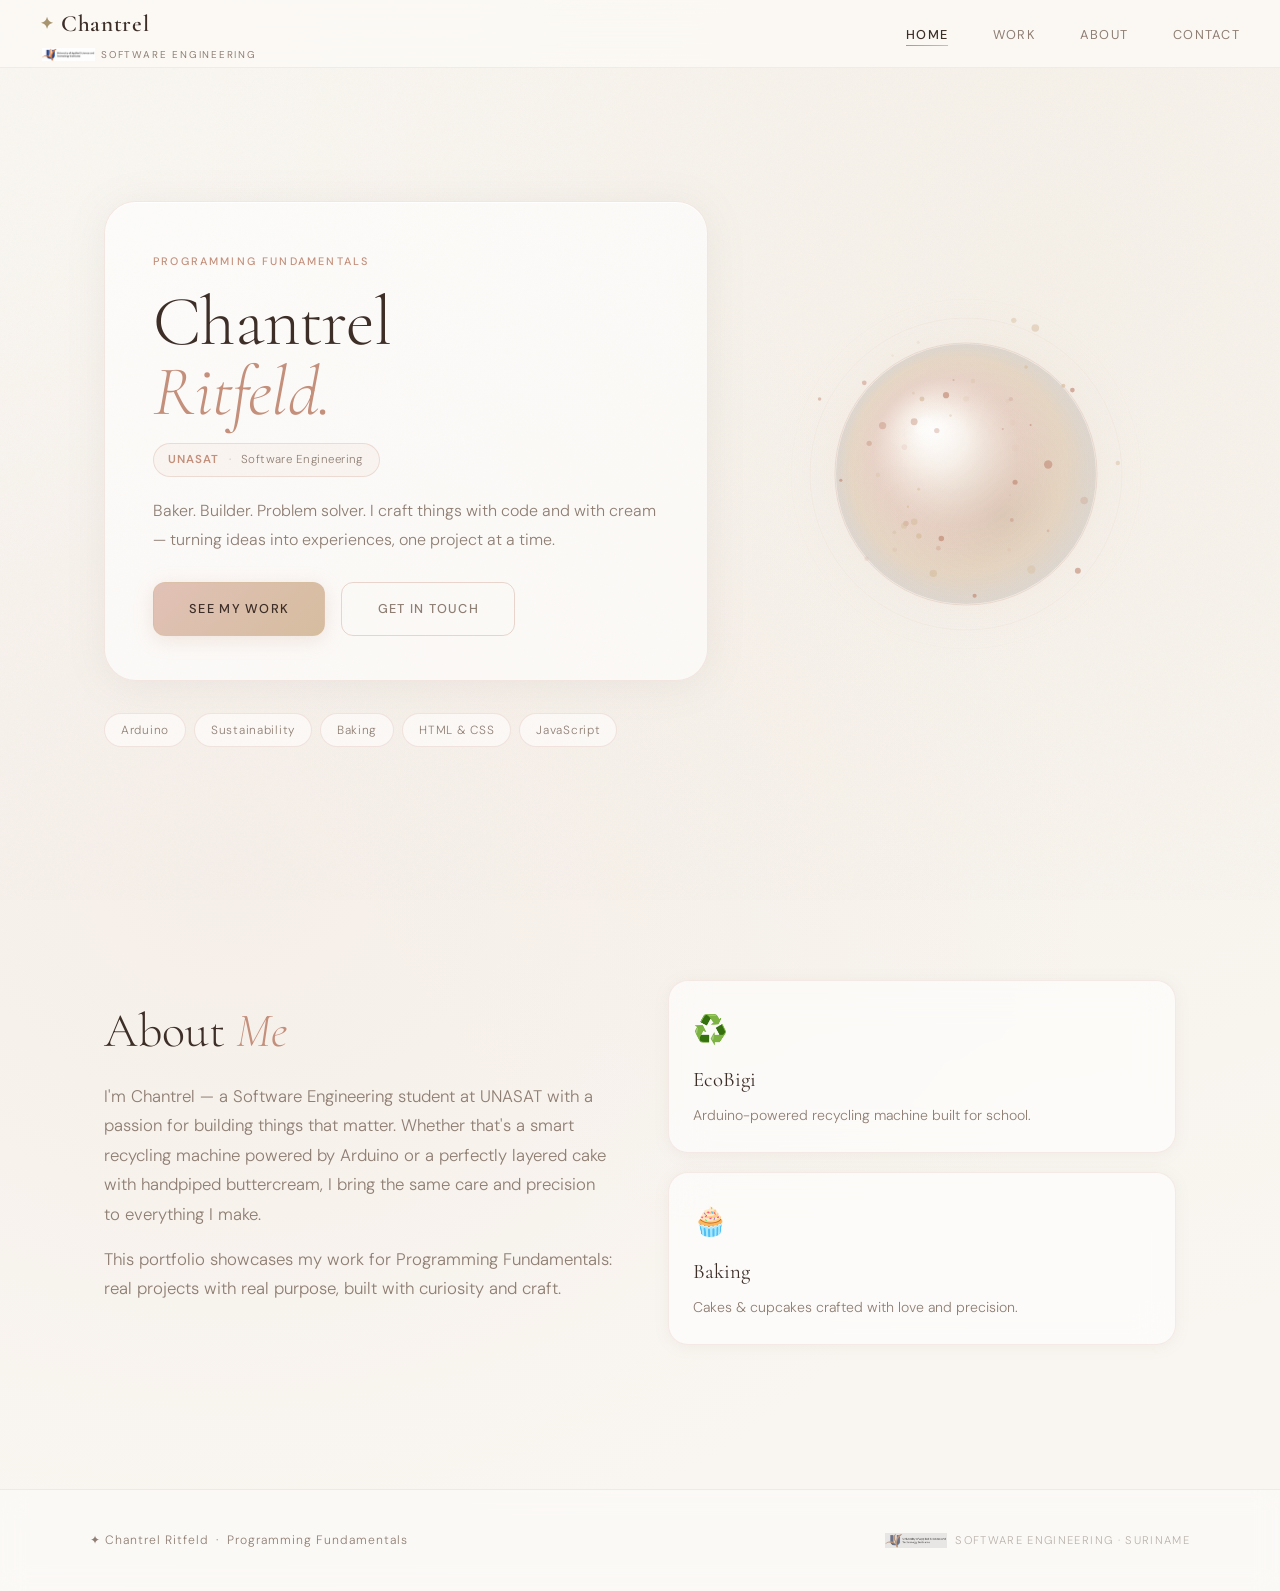
<file: index.html>
<!DOCTYPE html>
<html lang="en">
  <head>
    <meta charset="UTF-8" />
    <meta name="viewport" content="width=device-width, initial-scale=1.0" />
    <title>Chantrel Ritfeld — Portfolio</title>
    <link rel="preconnect" href="https://fonts.googleapis.com" />
    <link rel="preconnect" href="https://fonts.gstatic.com" crossorigin />
    <link
      href="https://fonts.googleapis.com/css2?family=Cormorant+Garamond:ital,wght@0,300;0,400;0,600;1,300;1,400&family=DM+Sans:wght@300;400;500&display=swap"
      rel="stylesheet"
    />
    <link rel="stylesheet" href="css/main.css" />
  </head>
  <body>
    <div class="bg-grain"></div>

    <nav class="nav">
      <div class="nav__brand">
        <a href="index.html" class="nav__logo">
          <span class="nav__logo-star">✦</span> Chantrel
        </a>
        <span class="nav__affiliation">
          <img class="unasat-seal" src="img/unasat-logo.png" alt="UNASAT" />
          Software Engineering
        </span>
      </div>
      <ul class="nav__links">
        <li><a href="index.html" class="nav__link nav__link--active">Home</a></li>
        <li><a href="work.html" class="nav__link">Work</a></li>
        <li><a href="about.html" class="nav__link">About</a></li>
        <li><a href="contact.html" class="nav__link">Contact</a></li>
      </ul>
      <button class="nav__burger" id="navBurger" aria-label="Toggle menu">
        <span></span><span></span><span></span>
      </button>
    </nav>

    <main class="hero">
      <div class="hero__left">
        <div class="hero__glass">
          <span class="hero__eyebrow">Programming Fundamentals</span>
          <h1 class="hero__title">
            Chantrel<br /><em>Ritfeld.</em>
          </h1>
          <div class="hero__school">
            <span class="hero__school-name">UNASAT</span>
            <span class="hero__school-sep">·</span>
            <span class="hero__school-course">Software Engineering</span>
          </div>
          <p class="hero__sub">
            Baker. Builder. Problem solver. I craft things with code and with cream —
            turning ideas into experiences, one project at a time.
          </p>
          <div class="hero__cta">
            <a href="work.html" class="btn btn--primary">See My Work</a>
            <a href="contact.html" class="btn btn--ghost">Get in Touch</a>
          </div>
        </div>

        <div class="hero__tags">
          <span class="tag">Arduino</span>
          <span class="tag">Sustainability</span>
          <span class="tag">Baking</span>
          <span class="tag">HTML &amp; CSS</span>
          <span class="tag">JavaScript</span>
        </div>
      </div>

      <div class="hero__orb-wrap">
        <canvas id="orbCanvas" class="orb-canvas" aria-hidden="true"></canvas>
      </div>
    </main>

    <section class="about">
      <div class="about__inner">
        <div class="about__text">
          <h2 class="section-title">About <em>Me</em></h2>
          <p>
            I'm Chantrel — a Software Engineering student at UNASAT with a passion
            for building things that matter. Whether that's a smart recycling machine
            powered by Arduino or a perfectly layered cake with handpiped buttercream,
            I bring the same care and precision to everything I make.
          </p>
          <p>
            This portfolio showcases my work for Programming Fundamentals:
            real projects with real purpose, built with curiosity and craft.
          </p>
        </div>
        <div class="about__cards">
          <div class="mini-card">
            <span class="mini-card__icon">♻️</span>
            <h3>EcoBigi</h3>
            <p>Arduino-powered recycling machine built for school.</p>
          </div>
          <div class="mini-card">
            <span class="mini-card__icon">🧁</span>
            <h3>Baking</h3>
            <p>Cakes &amp; cupcakes crafted with love and precision.</p>
          </div>
        </div>
      </div>
    </section>

    <footer class="footer">
      <div class="footer__inner">
        <p class="footer__copy">✦ Chantrel Ritfeld &nbsp;·&nbsp; Programming Fundamentals</p>
        <div class="footer__unasat">
          <img class="unasat-footer-logo" src="img/unasat-logo.png" alt="UNASAT" />
          Software Engineering · Suriname
        </div>
      </div>
    </footer>

    <script src="js/main.js"></script>
    <script src="js/orb.js"></script>
  </body>
</html>
</file>
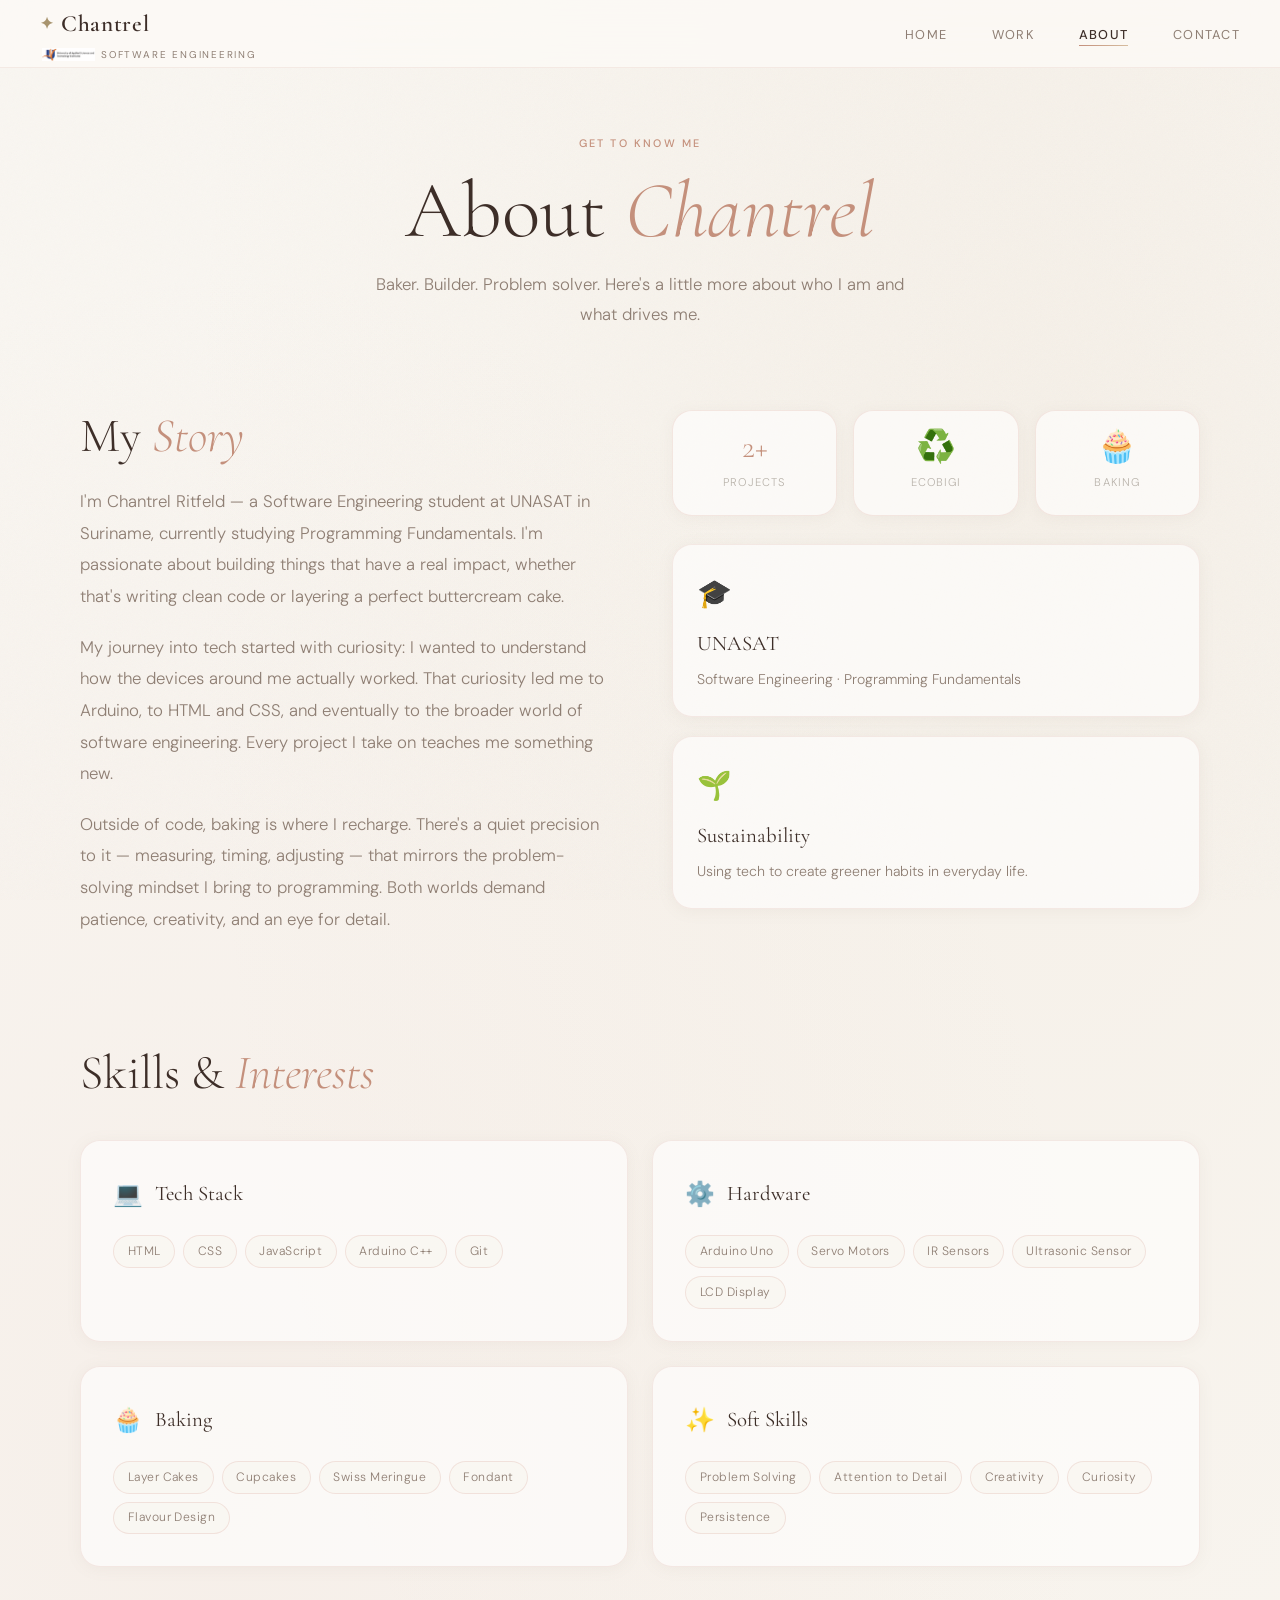
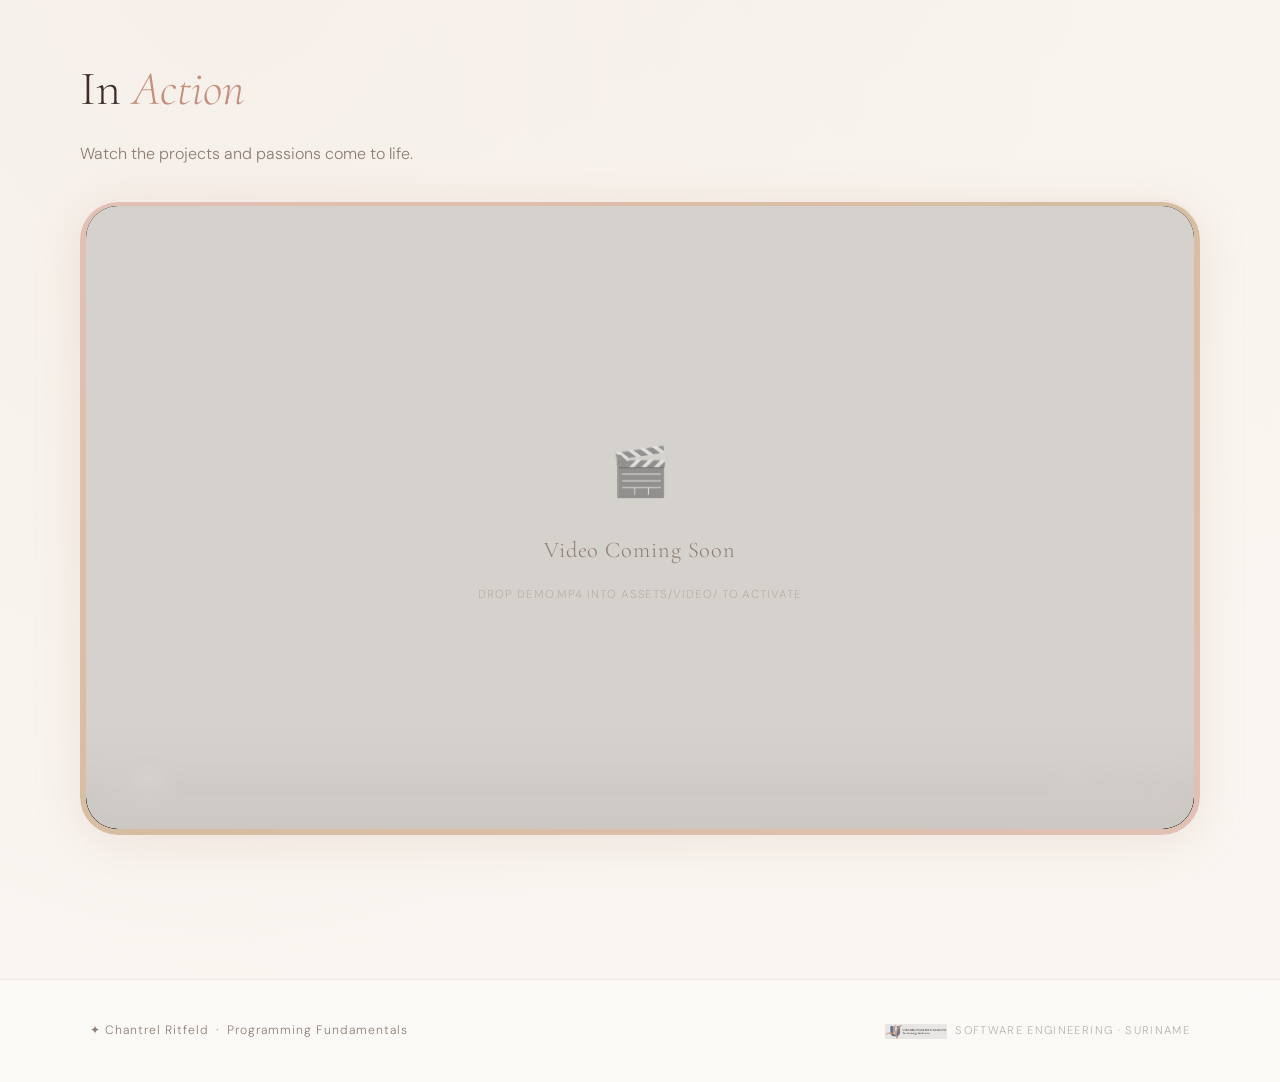
<file: about.html>
<!DOCTYPE html>
<html lang="en">
  <head>
    <meta charset="UTF-8" />
    <meta name="viewport" content="width=device-width, initial-scale=1.0" />
    <title>About — Chantrel Ritfeld</title>
    <link rel="preconnect" href="https://fonts.googleapis.com" />
    <link rel="preconnect" href="https://fonts.gstatic.com" crossorigin />
    <link
      href="https://fonts.googleapis.com/css2?family=Cormorant+Garamond:ital,wght@0,300;0,400;0,600;1,300;1,400&family=DM+Sans:wght@300;400;500&display=swap"
      rel="stylesheet"
    />
    <link rel="stylesheet" href="css/main.css" />
    <link rel="stylesheet" href="css/about.css" />
  </head>
  <body>
    <div class="bg-grain"></div>

    <nav class="nav">
      <div class="nav__brand">
        <a href="index.html" class="nav__logo">
          <span class="nav__logo-star">✦</span> Chantrel
        </a>
        <span class="nav__affiliation">
          <img class="unasat-seal" src="img/unasat-logo.png" alt="UNASAT" />
          Software Engineering
        </span>
      </div>
      <ul class="nav__links">
        <li><a href="index.html" class="nav__link">Home</a></li>
        <li><a href="work.html" class="nav__link">Work</a></li>
        <li><a href="about.html" class="nav__link nav__link--active">About</a></li>
        <li><a href="contact.html" class="nav__link">Contact</a></li>
      </ul>
      <button class="nav__burger" id="navBurger" aria-label="Toggle menu">
        <span></span><span></span><span></span>
      </button>
    </nav>

    <main class="about-page">
      <header class="page-header">
        <span class="hero__eyebrow">Get to Know Me</span>
        <h1 class="page-header__title">About <em>Chantrel</em></h1>
        <p class="page-header__sub">
          Baker. Builder. Problem solver. Here's a little more about who I am
          and what drives me.
        </p>
      </header>

      <!-- Bio + Stats -->
      <section class="bio-section">
        <div class="bio-section__text">
          <h2 class="section-title">My <em>Story</em></h2>
          <p>
            I'm Chantrel Ritfeld — a Software Engineering student at UNASAT in
            Suriname, currently studying Programming Fundamentals. I'm passionate
            about building things that have a real impact, whether that's writing
            clean code or layering a perfect buttercream cake.
          </p>
          <p>
            My journey into tech started with curiosity: I wanted to understand
            how the devices around me actually worked. That curiosity led me to
            Arduino, to HTML and CSS, and eventually to the broader world of
            software engineering. Every project I take on teaches me something new.
          </p>
          <p>
            Outside of code, baking is where I recharge. There's a quiet precision
            to it — measuring, timing, adjusting — that mirrors the problem-solving
            mindset I bring to programming. Both worlds demand patience, creativity,
            and an eye for detail.
          </p>
        </div>

        <div>
          <div class="stats-row">
            <div class="stat-item">
              <span class="stat-item__number">2+</span>
              <span class="stat-item__label">Projects</span>
            </div>
            <div class="stat-item">
              <span class="stat-item__number">♻️</span>
              <span class="stat-item__label">EcoBigi</span>
            </div>
            <div class="stat-item">
              <span class="stat-item__number">🧁</span>
              <span class="stat-item__label">Baking</span>
            </div>
          </div>

          <div class="about__cards">
            <div class="mini-card">
              <span class="mini-card__icon">🎓</span>
              <h3>UNASAT</h3>
              <p>Software Engineering · Programming Fundamentals</p>
            </div>
            <div class="mini-card">
              <span class="mini-card__icon">🌱</span>
              <h3>Sustainability</h3>
              <p>Using tech to create greener habits in everyday life.</p>
            </div>
          </div>
        </div>
      </section>

      <!-- Skills -->
      <section class="skills-section">
        <h2 class="section-title">Skills &amp; <em>Interests</em></h2>
        <div class="skills-grid">
          <div class="skill-card">
            <div class="skill-card__header">
              <span class="skill-card__icon">💻</span>
              <h3 class="skill-card__title">Tech Stack</h3>
            </div>
            <div class="skill-tags">
              <span class="skill-tag">HTML</span>
              <span class="skill-tag">CSS</span>
              <span class="skill-tag">JavaScript</span>
              <span class="skill-tag">Arduino C++</span>
              <span class="skill-tag">Git</span>
            </div>
          </div>

          <div class="skill-card">
            <div class="skill-card__header">
              <span class="skill-card__icon">⚙️</span>
              <h3 class="skill-card__title">Hardware</h3>
            </div>
            <div class="skill-tags">
              <span class="skill-tag">Arduino Uno</span>
              <span class="skill-tag">Servo Motors</span>
              <span class="skill-tag">IR Sensors</span>
              <span class="skill-tag">Ultrasonic Sensor</span>
              <span class="skill-tag">LCD Display</span>
            </div>
          </div>

          <div class="skill-card">
            <div class="skill-card__header">
              <span class="skill-card__icon">🧁</span>
              <h3 class="skill-card__title">Baking</h3>
            </div>
            <div class="skill-tags">
              <span class="skill-tag">Layer Cakes</span>
              <span class="skill-tag">Cupcakes</span>
              <span class="skill-tag">Swiss Meringue</span>
              <span class="skill-tag">Fondant</span>
              <span class="skill-tag">Flavour Design</span>
            </div>
          </div>

          <div class="skill-card">
            <div class="skill-card__header">
              <span class="skill-card__icon">✨</span>
              <h3 class="skill-card__title">Soft Skills</h3>
            </div>
            <div class="skill-tags">
              <span class="skill-tag">Problem Solving</span>
              <span class="skill-tag">Attention to Detail</span>
              <span class="skill-tag">Creativity</span>
              <span class="skill-tag">Curiosity</span>
              <span class="skill-tag">Persistence</span>
            </div>
          </div>
        </div>
      </section>

      <!-- Video Section — drop demo.mp4 into assets/video/ to activate -->
      <section class="video-section">
        <h2 class="section-title">In <em>Action</em></h2>
        <p class="video-section__sub">Watch the projects and passions come to life.</p>
        <div class="video-frame">
          <div class="video-wrap">
            <video
              class="demo-video"
              controls
              preload="metadata"
            >
              <source src="assets/video/demo.mp4" type="video/mp4" />
              Your browser does not support HTML5 video.
            </video>
            <div class="video-placeholder" id="videoPlaceholder">
              <span class="video-placeholder__icon">🎬</span>
              <p class="video-placeholder__text">Video Coming Soon</p>
              <p class="video-placeholder__hint">Drop demo.mp4 into assets/video/ to activate</p>
            </div>
          </div>
        </div>
      </section>
    </main>

    <footer class="footer">
      <div class="footer__inner">
        <p class="footer__copy">✦ Chantrel Ritfeld &nbsp;·&nbsp; Programming Fundamentals</p>
        <div class="footer__unasat">
          <img class="unasat-footer-logo" src="img/unasat-logo.png" alt="UNASAT" />
          Software Engineering · Suriname
        </div>
      </div>
    </footer>

    <script src="js/main.js"></script>
    <script src="js/about.js"></script>
  </body>
</html>
</file>
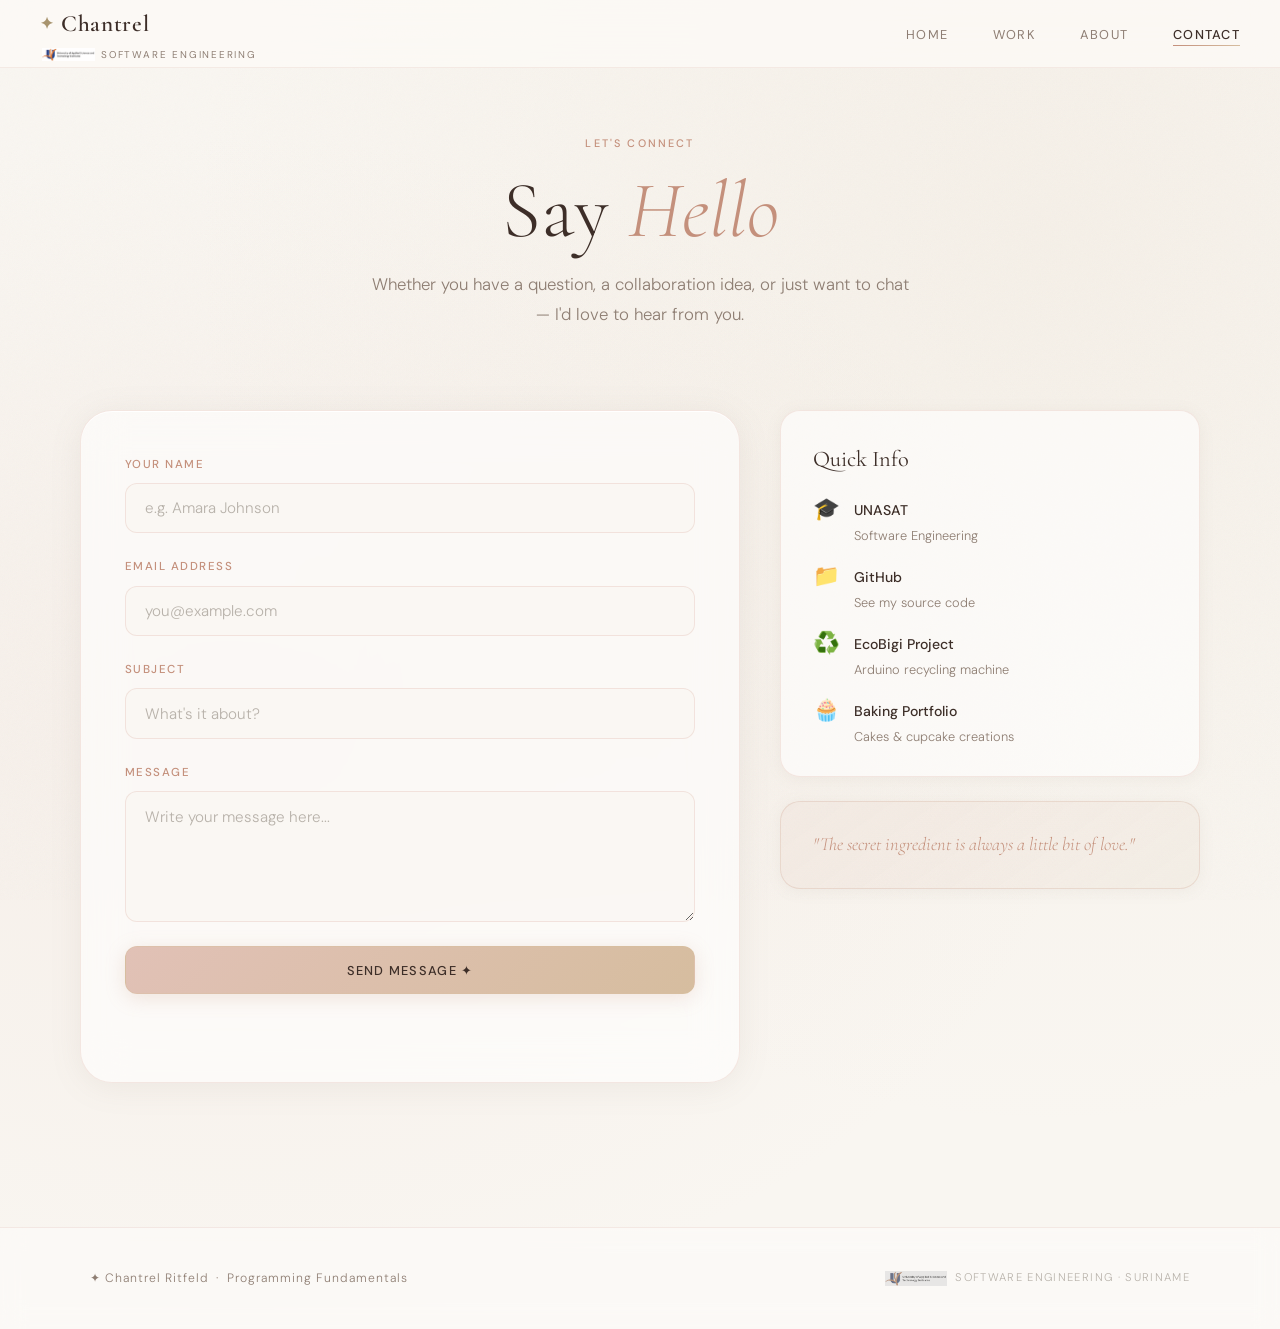
<file: contact.html>
<!DOCTYPE html>
<html lang="en">
  <head>
    <meta charset="UTF-8" />
    <meta name="viewport" content="width=device-width, initial-scale=1.0" />
    <title>Contact — Chantrel Ritfeld</title>
    <link rel="preconnect" href="https://fonts.googleapis.com" />
    <link rel="preconnect" href="https://fonts.gstatic.com" crossorigin />
    <link
      href="https://fonts.googleapis.com/css2?family=Cormorant+Garamond:ital,wght@0,300;0,400;0,600;1,300;1,400&family=DM+Sans:wght@300;400;500&display=swap"
      rel="stylesheet"
    />
    <link rel="stylesheet" href="css/main.css" />
    <link rel="stylesheet" href="css/contact.css" />
  </head>
  <body>
    <div class="bg-grain"></div>

    <nav class="nav">
      <div class="nav__brand">
        <a href="index.html" class="nav__logo">
          <span class="nav__logo-star">✦</span> Chantrel
        </a>
        <span class="nav__affiliation">
          <img class="unasat-seal" src="img/unasat-logo.png" alt="UNASAT" />
          Software Engineering
        </span>
      </div>
      <ul class="nav__links">
        <li><a href="index.html" class="nav__link">Home</a></li>
        <li><a href="work.html" class="nav__link">Work</a></li>
        <li><a href="about.html" class="nav__link">About</a></li>
        <li><a href="contact.html" class="nav__link nav__link--active">Contact</a></li>
      </ul>
      <button class="nav__burger" id="navBurger" aria-label="Toggle menu">
        <span></span><span></span><span></span>
      </button>
    </nav>

    <main class="contact-page">
      <header class="page-header">
        <span class="hero__eyebrow">Let's Connect</span>
        <h1 class="page-header__title">Say <em>Hello</em></h1>
        <p class="page-header__sub">
          Whether you have a question, a collaboration idea, or just want to
          chat — I'd love to hear from you.
        </p>
      </header>

      <section class="contact-layout">
        <div class="contact-form-wrap">
          <div class="glass-form">
            <div class="form-group">
              <label class="form-label" for="name">Your Name</label>
              <input
                class="form-input"
                type="text"
                id="name"
                placeholder="e.g. Amara Johnson"
                autocomplete="name"
              />
            </div>
            <div class="form-group">
              <label class="form-label" for="email">Email Address</label>
              <input
                class="form-input"
                type="email"
                id="email"
                placeholder="you@example.com"
                autocomplete="email"
              />
            </div>
            <div class="form-group">
              <label class="form-label" for="subject">Subject</label>
              <input
                class="form-input"
                type="text"
                id="subject"
                placeholder="What's it about?"
              />
            </div>
            <div class="form-group">
              <label class="form-label" for="message">Message</label>
              <textarea
                class="form-input form-input--textarea"
                id="message"
                rows="5"
                placeholder="Write your message here..."
              ></textarea>
            </div>
            <button class="btn btn--primary btn--full" id="sendBtn">
              Send Message ✦
            </button>
            <p class="form-feedback" id="formFeedback"></p>
          </div>
        </div>

        <aside class="contact-info">
          <div class="info-card">
            <h2 class="info-card__title">Quick Info</h2>
            <ul class="info-list">
              <li class="info-item">
                <span class="info-item__icon">🎓</span>
                <div>
                  <strong>UNASAT</strong>
                  <p>Software Engineering</p>
                </div>
              </li>
              <li class="info-item">
                <span class="info-item__icon">📁</span>
                <div>
                  <strong>GitHub</strong>
                  <p>See my source code</p>
                </div>
              </li>
              <li class="info-item">
                <span class="info-item__icon">♻️</span>
                <div>
                  <strong>EcoBigi Project</strong>
                  <p>Arduino recycling machine</p>
                </div>
              </li>
              <li class="info-item">
                <span class="info-item__icon">🧁</span>
                <div>
                  <strong>Baking Portfolio</strong>
                  <p>Cakes &amp; cupcake creations</p>
                </div>
              </li>
            </ul>
          </div>

          <div class="info-card info-card--quote">
            <blockquote>
              "The secret ingredient is always a little bit of love."
            </blockquote>
          </div>
        </aside>
      </section>
    </main>

    <footer class="footer">
      <div class="footer__inner">
        <p class="footer__copy">✦ Chantrel Ritfeld &nbsp;·&nbsp; Programming Fundamentals</p>
        <div class="footer__unasat">
          <img class="unasat-footer-logo" src="img/unasat-logo.png" alt="UNASAT" />
          Software Engineering · Suriname
        </div>
      </div>
    </footer>

    <script src="js/main.js"></script>
    <script src="js/contact.js"></script>
  </body>
</html>
</file>
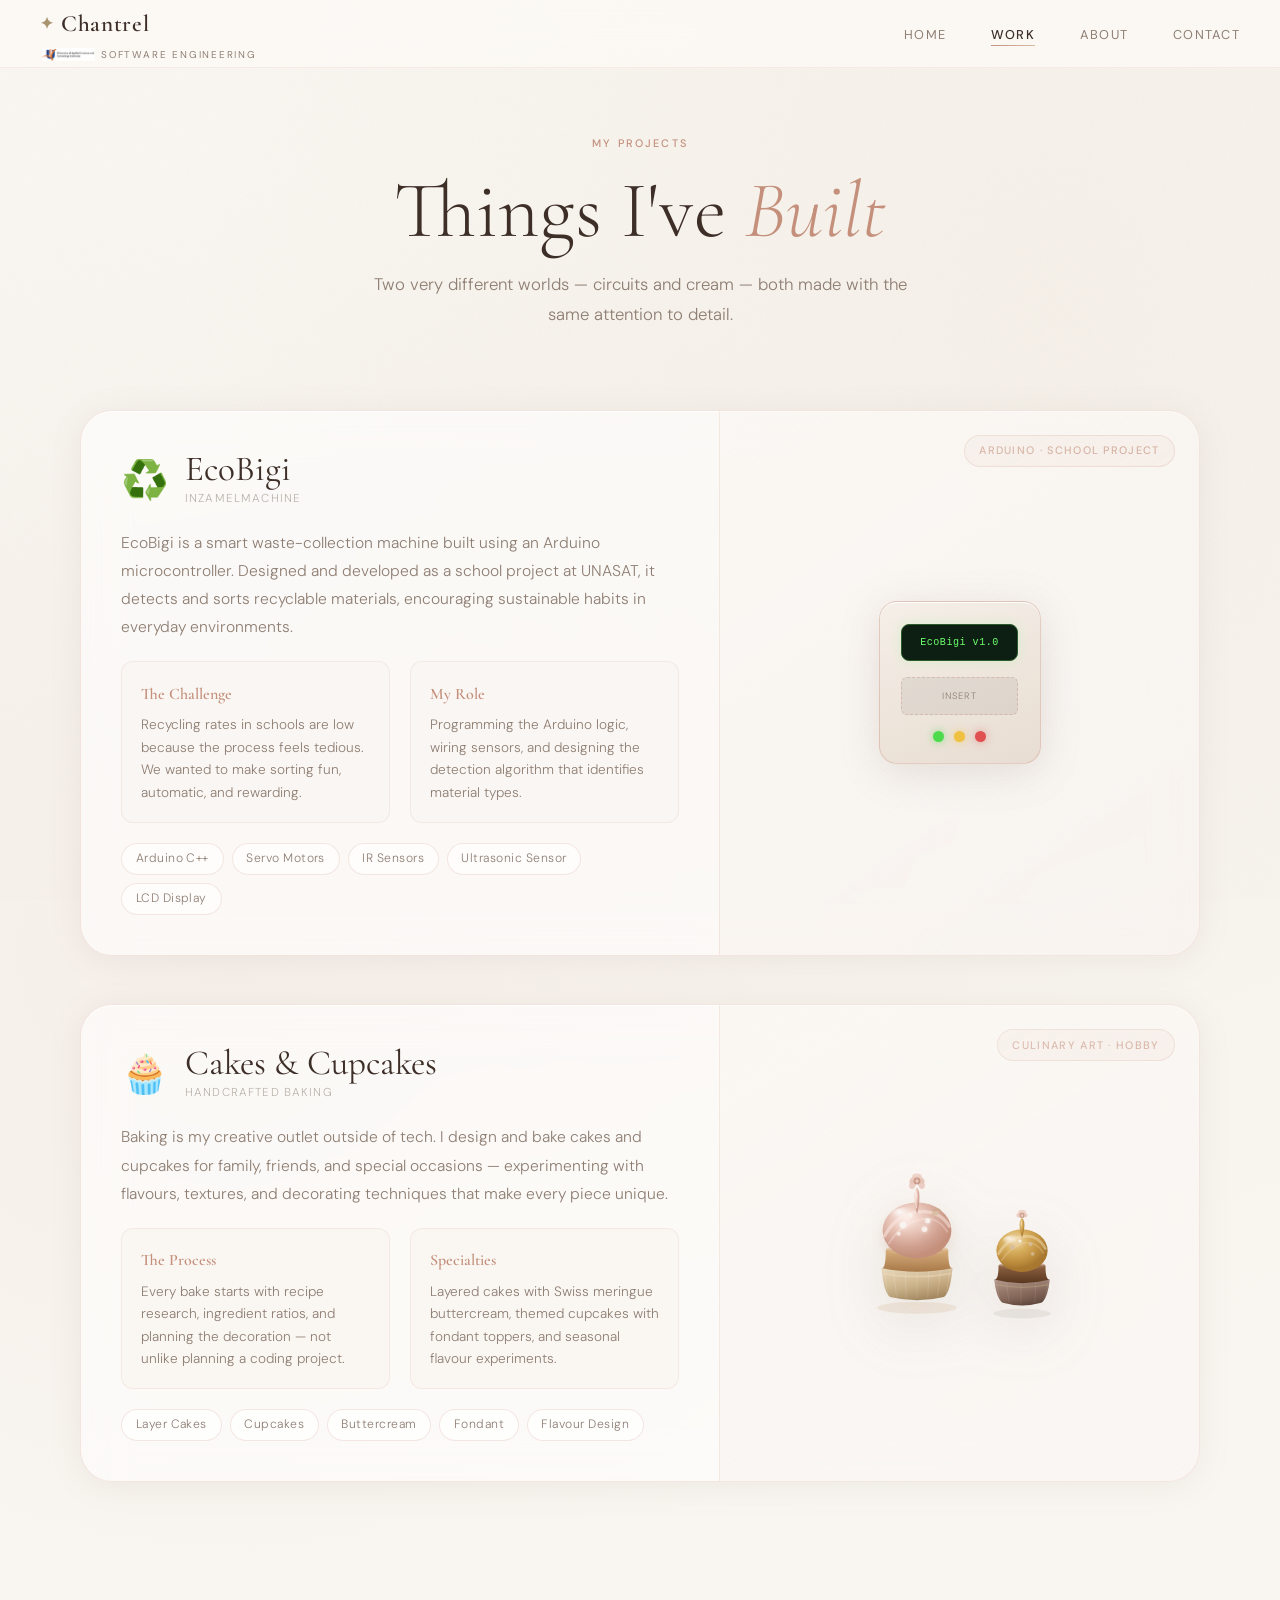
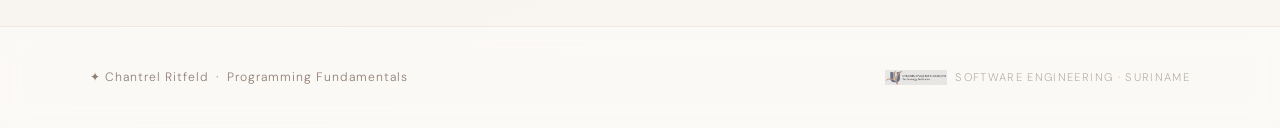
<file: work.html>
<!DOCTYPE html>
<html lang="en">
  <head>
    <meta charset="UTF-8" />
    <meta name="viewport" content="width=device-width, initial-scale=1.0" />
    <title>Work — Chantrel Ritfeld</title>
    <link rel="preconnect" href="https://fonts.googleapis.com" />
    <link rel="preconnect" href="https://fonts.gstatic.com" crossorigin />
    <link
      href="https://fonts.googleapis.com/css2?family=Cormorant+Garamond:ital,wght@0,300;0,400;0,600;1,300;1,400&family=DM+Sans:wght@300;400;500&display=swap"
      rel="stylesheet"
    />
    <link rel="stylesheet" href="css/main.css" />
    <link rel="stylesheet" href="css/work.css" />
  </head>
  <body>
    <div class="bg-grain"></div>

    <nav class="nav">
      <div class="nav__brand">
        <a href="index.html" class="nav__logo">
          <span class="nav__logo-star">✦</span> Chantrel
        </a>
        <span class="nav__affiliation">
          <img class="unasat-seal" src="img/unasat-logo.png" alt="UNASAT" />
          Software Engineering
        </span>
      </div>
      <ul class="nav__links">
        <li><a href="index.html" class="nav__link">Home</a></li>
        <li><a href="work.html" class="nav__link nav__link--active">Work</a></li>
        <li><a href="about.html" class="nav__link">About</a></li>
        <li><a href="contact.html" class="nav__link">Contact</a></li>
      </ul>
      <button class="nav__burger" id="navBurger" aria-label="Toggle menu">
        <span></span><span></span><span></span>
      </button>
    </nav>

    <main class="work-page">
      <header class="page-header">
        <span class="hero__eyebrow">My Projects</span>
        <h1 class="page-header__title">Things I've <em>Built</em></h1>
        <p class="page-header__sub">
          Two very different worlds — circuits and cream — both made with the
          same attention to detail.
        </p>
      </header>

      <section class="projects">

        <!-- EcoBigi -->
        <article class="project-card project-card--eco" id="ecobigi">
          <div class="project-card__badge">Arduino · School Project</div>
          <div class="project-card__content">
            <div class="project-card__header">
              <span class="project-card__icon">♻️</span>
              <div>
                <h2 class="project-card__title">EcoBigi</h2>
                <p class="project-card__subtitle">Inzamelmachine</p>
              </div>
            </div>
            <p class="project-card__desc">
              EcoBigi is a smart waste-collection machine built using an Arduino
              microcontroller. Designed and developed as a school project at UNASAT,
              it detects and sorts recyclable materials, encouraging sustainable
              habits in everyday environments.
            </p>
            <div class="project-card__details">
              <div class="detail-block">
                <h3>The Challenge</h3>
                <p>
                  Recycling rates in schools are low because the process feels
                  tedious. We wanted to make sorting fun, automatic, and rewarding.
                </p>
              </div>
              <div class="detail-block">
                <h3>My Role</h3>
                <p>
                  Programming the Arduino logic, wiring sensors, and designing
                  the detection algorithm that identifies material types.
                </p>
              </div>
            </div>
            <ul class="tech-stack">
              <li>Arduino C++</li>
              <li>Servo Motors</li>
              <li>IR Sensors</li>
              <li>Ultrasonic Sensor</li>
              <li>LCD Display</li>
            </ul>
          </div>
          <div class="project-card__visual eco-visual">
            <div class="eco-machine">
              <div class="eco-machine__body">
                <div class="eco-machine__screen">EcoBigi v1.0</div>
                <div class="eco-machine__slot"><span>INSERT</span></div>
                <div class="eco-machine__lights">
                  <span class="light light--green"></span>
                  <span class="light light--yellow"></span>
                  <span class="light light--red"></span>
                </div>
              </div>
            </div>
          </div>
        </article>

        <!-- Baking -->
        <article class="project-card project-card--baking" id="baking">
          <div class="project-card__badge">Culinary Art · Hobby</div>
          <div class="project-card__content">
            <div class="project-card__header">
              <span class="project-card__icon">🧁</span>
              <div>
                <h2 class="project-card__title">Cakes &amp; Cupcakes</h2>
                <p class="project-card__subtitle">Handcrafted Baking</p>
              </div>
            </div>
            <p class="project-card__desc">
              Baking is my creative outlet outside of tech. I design and bake
              cakes and cupcakes for family, friends, and special occasions —
              experimenting with flavours, textures, and decorating techniques
              that make every piece unique.
            </p>
            <div class="project-card__details">
              <div class="detail-block">
                <h3>The Process</h3>
                <p>
                  Every bake starts with recipe research, ingredient ratios,
                  and planning the decoration — not unlike planning a coding project.
                </p>
              </div>
              <div class="detail-block">
                <h3>Specialties</h3>
                <p>
                  Layered cakes with Swiss meringue buttercream, themed
                  cupcakes with fondant toppers, and seasonal flavour experiments.
                </p>
              </div>
            </div>
            <ul class="tech-stack">
              <li>Layer Cakes</li>
              <li>Cupcakes</li>
              <li>Buttercream</li>
              <li>Fondant</li>
              <li>Flavour Design</li>
            </ul>
          </div>

          <!-- Premium cupcake illustration — Blush & Champagne palette -->
          <div class="project-card__visual baking-visual">
            <div class="cupcake-scene">

              <!-- Main cupcake: Blush frosting · Champagne wrapper -->
              <svg class="cupcake-svg cupcake-svg--main" viewBox="0 0 120 160" xmlns="http://www.w3.org/2000/svg" aria-hidden="true">
                <defs>
                  <!-- Frosting: pearly blush -->
                  <radialGradient id="fm1" cx="36%" cy="28%" r="68%">
                    <stop offset="0%"   stop-color="#FDEEE8"/>
                    <stop offset="35%"  stop-color="#EAC8BC"/>
                    <stop offset="75%"  stop-color="#D0A090"/>
                    <stop offset="100%" stop-color="#C4907C"/>
                  </radialGradient>
                  <!-- Frosting highlight -->
                  <radialGradient id="fh1" cx="32%" cy="22%" r="42%">
                    <stop offset="0%"   stop-color="#ffffff" stop-opacity="0.82"/>
                    <stop offset="60%"  stop-color="#ffffff" stop-opacity="0.2"/>
                    <stop offset="100%" stop-color="#ffffff" stop-opacity="0"/>
                  </radialGradient>
                  <!-- Wrapper: champagne gold -->
                  <linearGradient id="wg1" x1="0%" y1="0%" x2="100%" y2="100%">
                    <stop offset="0%"   stop-color="#DEC9A2"/>
                    <stop offset="50%"  stop-color="#C9AE82"/>
                    <stop offset="100%" stop-color="#A88658"/>
                  </linearGradient>
                  <linearGradient id="ws1" x1="0%" y1="0%" x2="0%" y2="100%">
                    <stop offset="0%"   stop-color="#ffffff" stop-opacity="0.28"/>
                    <stop offset="45%"  stop-color="#ffffff" stop-opacity="0.08"/>
                    <stop offset="100%" stop-color="#000000" stop-opacity="0.12"/>
                  </linearGradient>
                  <!-- Cake base: warm honey -->
                  <linearGradient id="bg1" x1="0%" y1="0%" x2="0%" y2="100%">
                    <stop offset="0%"   stop-color="#D8B07A"/>
                    <stop offset="100%" stop-color="#A87848"/>
                  </linearGradient>
                  <!-- Pearl glow filter -->
                  <filter id="pearl" x="-50%" y="-50%" width="200%" height="200%">
                    <feGaussianBlur in="SourceAlpha" stdDeviation="1.8" result="blur"/>
                    <feFlood flood-color="#ffffff" flood-opacity="0.7" result="glow"/>
                    <feComposite in="glow" in2="blur" operator="in" result="glowBlur"/>
                    <feMerge>
                      <feMergeNode in="glowBlur"/>
                      <feMergeNode in="SourceGraphic"/>
                    </feMerge>
                  </filter>
                  <!-- Soft depth shadow for frosting dome -->
                  <filter id="dome-shadow" x="-20%" y="-20%" width="140%" height="140%">
                    <feDropShadow dx="0" dy="5" stdDeviation="5" flood-color="#C4907C" flood-opacity="0.2"/>
                  </filter>
                </defs>

                <!-- Plate shadow -->
                <ellipse cx="60" cy="144" rx="37" ry="5.5" fill="#D6BD9F" opacity="0.28"/>

                <!-- Wrapper -->
                <path d="M27 107 Q29 130 35 134 Q60 140 85 134 Q91 130 93 107 Z" fill="url(#wg1)"/>
                <!-- Wrapper pleats -->
                <line x1="29" y1="107" x2="33" y2="134" stroke="#fff" stroke-width="0.6" stroke-opacity="0.22"/>
                <line x1="38" y1="107" x2="41" y2="134" stroke="#fff" stroke-width="0.6" stroke-opacity="0.22"/>
                <line x1="49" y1="107" x2="50" y2="135" stroke="#fff" stroke-width="0.6" stroke-opacity="0.22"/>
                <line x1="60" y1="107" x2="60" y2="135" stroke="#fff" stroke-width="0.6" stroke-opacity="0.22"/>
                <line x1="71" y1="107" x2="70" y2="135" stroke="#fff" stroke-width="0.6" stroke-opacity="0.22"/>
                <line x1="82" y1="107" x2="79" y2="134" stroke="#fff" stroke-width="0.6" stroke-opacity="0.22"/>
                <line x1="91" y1="107" x2="87" y2="134" stroke="#fff" stroke-width="0.6" stroke-opacity="0.22"/>
                <!-- Wrapper sheen -->
                <path d="M27 107 Q29 130 35 134 Q60 140 85 134 Q91 130 93 107 Z" fill="url(#ws1)"/>
                <!-- Decorative ribbon line -->
                <path d="M28 112 Q60 118 92 112" stroke="#EED8B8" stroke-width="1.4" fill="none" stroke-opacity="0.55"/>

                <!-- Cake base -->
                <path d="M31 90 Q31 108 27 107 Q60 114 93 107 Q89 108 89 90 Z" fill="url(#bg1)"/>
                <ellipse cx="60" cy="90" rx="29" ry="5" fill="#DDB888" opacity="0.6"/>

                <!-- Frosting dome -->
                <ellipse cx="60" cy="72" rx="32" ry="26" fill="url(#fm1)" filter="url(#dome-shadow)"/>

                <!-- Frosting swirl ridges -->
                <path d="M30 77 Q40 58 60 55 Q80 52 90 68"
                  stroke="#FDEEE8" stroke-width="3.2" stroke-opacity="0.5" fill="none" stroke-linecap="round"/>
                <path d="M34 84 Q45 66 63 62 Q79 58 88 73"
                  stroke="#FDEEE8" stroke-width="2.0" stroke-opacity="0.28" fill="none" stroke-linecap="round"/>

                <!-- Frosting highlight -->
                <ellipse cx="49" cy="60" rx="15" ry="9.5" fill="url(#fh1)"/>

                <!-- Swirl peak -->
                <path d="M60 57 Q57 45 58 37 Q60 28 62 37 Q63 45 60 57 Z" fill="url(#fm1)"/>
                <path d="M59.5 51 Q57.5 41 59 35" stroke="#FDEEE8" stroke-width="1.3" stroke-opacity="0.65" fill="none" stroke-linecap="round"/>

                <!-- Pearl sprinkles -->
                <circle cx="47" cy="67" r="3.0" fill="#F9F6F1" opacity="0.95" filter="url(#pearl)"/>
                <circle cx="70" cy="63" r="2.4" fill="#F9F6F1" opacity="0.9"  filter="url(#pearl)"/>
                <circle cx="54" cy="58" r="2.0" fill="#F9F6F1" opacity="0.85"/>
                <circle cx="67" cy="71" r="2.6" fill="#F9F6F1" opacity="0.88" filter="url(#pearl)"/>
                <circle cx="43" cy="75" r="2.0" fill="#F9F6F1" opacity="0.75"/>

                <!-- Champagne gold leaf accent -->
                <path d="M73 57 Q78 52 81 55 Q78 60 73 57 Z" fill="#D6BD9F" opacity="0.92"/>
                <path d="M74 55 Q79 50 82 53" stroke="#C4A870" stroke-width="0.9" fill="none" opacity="0.7"/>

                <!-- Blush rose topper — five petals -->
                <ellipse cx="57" cy="25" rx="4.5" ry="3" fill="#E8C4B8" opacity="0.88" transform="rotate(-40 57 25)"/>
                <ellipse cx="63" cy="25" rx="4.5" ry="3" fill="#E8C4B8" opacity="0.88" transform="rotate(40 63 25)"/>
                <ellipse cx="60" cy="22" rx="4.5" ry="3" fill="#EDD0C4" opacity="0.9"  transform="rotate(0 60 22)"/>
                <ellipse cx="56" cy="29" rx="4.5" ry="3" fill="#E8C4B8" opacity="0.82" transform="rotate(-70 56 29)"/>
                <ellipse cx="64" cy="29" rx="4.5" ry="3" fill="#E8C4B8" opacity="0.82" transform="rotate(70 64 29)"/>
                <circle cx="60" cy="26" r="3.2" fill="#C4907C" opacity="0.85"/>
                <circle cx="60" cy="26" r="1.6" fill="#FDEEE8" opacity="0.6"/>
              </svg>

              <!-- Side cupcake: Caramel frosting · Mocha wrapper -->
              <svg class="cupcake-svg cupcake-svg--side" viewBox="0 0 90 120" xmlns="http://www.w3.org/2000/svg" aria-hidden="true">
                <defs>
                  <!-- Frosting: warm caramel -->
                  <radialGradient id="fm2" cx="36%" cy="26%" r="66%">
                    <stop offset="0%"   stop-color="#F2DDB8"/>
                    <stop offset="38%"  stop-color="#D8B060"/>
                    <stop offset="75%"  stop-color="#C09040"/>
                    <stop offset="100%" stop-color="#A87830"/>
                  </radialGradient>
                  <radialGradient id="fh2" cx="32%" cy="22%" r="40%">
                    <stop offset="0%"   stop-color="#ffffff" stop-opacity="0.75"/>
                    <stop offset="100%" stop-color="#ffffff" stop-opacity="0"/>
                  </radialGradient>
                  <!-- Wrapper: warm mocha -->
                  <linearGradient id="wg2" x1="0%" y1="0%" x2="100%" y2="100%">
                    <stop offset="0%"   stop-color="#A08070"/>
                    <stop offset="55%"  stop-color="#806050"/>
                    <stop offset="100%" stop-color="#5C4038"/>
                  </linearGradient>
                  <linearGradient id="ws2" x1="0%" y1="0%" x2="0%" y2="100%">
                    <stop offset="0%"   stop-color="#ffffff" stop-opacity="0.2"/>
                    <stop offset="50%"  stop-color="#ffffff" stop-opacity="0.06"/>
                    <stop offset="100%" stop-color="#000000" stop-opacity="0.14"/>
                  </linearGradient>
                  <!-- Cake base: deep chocolate -->
                  <linearGradient id="bg2" x1="0%" y1="0%" x2="0%" y2="100%">
                    <stop offset="0%"   stop-color="#8C6040"/>
                    <stop offset="100%" stop-color="#5A3820"/>
                  </linearGradient>
                </defs>

                <!-- Shadow -->
                <ellipse cx="45" cy="113" rx="27" ry="4.5" fill="#B8B2AA" opacity="0.22"/>

                <!-- Wrapper -->
                <path d="M19 81 Q21 99 27 103 Q45 108 63 103 Q69 99 71 81 Z" fill="url(#wg2)"/>
                <line x1="20" y1="81" x2="25" y2="103" stroke="#fff" stroke-width="0.5" stroke-opacity="0.18"/>
                <line x1="30" y1="81" x2="33" y2="103" stroke="#fff" stroke-width="0.5" stroke-opacity="0.18"/>
                <line x1="44" y1="81" x2="44" y2="104" stroke="#fff" stroke-width="0.5" stroke-opacity="0.18"/>
                <line x1="58" y1="81" x2="57" y2="103" stroke="#fff" stroke-width="0.5" stroke-opacity="0.18"/>
                <line x1="70" y1="81" x2="66" y2="103" stroke="#fff" stroke-width="0.5" stroke-opacity="0.18"/>
                <path d="M19 81 Q21 99 27 103 Q45 108 63 103 Q69 99 71 81 Z" fill="url(#ws2)"/>
                <!-- Wrapper ribbon -->
                <path d="M20 86 Q45 91 70 86" stroke="#C0A880" stroke-width="1.2" fill="none" stroke-opacity="0.45"/>

                <!-- Cake base -->
                <path d="M23 68 Q23 82 19 81 Q45 88 71 81 Q67 82 67 68 Z" fill="url(#bg2)"/>
                <ellipse cx="45" cy="68" rx="22" ry="4" fill="#9C7050" opacity="0.55"/>

                <!-- Frosting dome -->
                <ellipse cx="45" cy="54" rx="24" ry="20" fill="url(#fm2)"/>

                <!-- Frosting swirl -->
                <path d="M23 57 Q31 43 45 41 Q59 38 67 52"
                  stroke="#F5E4C0" stroke-width="2.6" stroke-opacity="0.45" fill="none" stroke-linecap="round"/>
                <path d="M26 63 Q35 50 46 47 Q57 44 65 56"
                  stroke="#F5E4C0" stroke-width="1.6" stroke-opacity="0.25" fill="none" stroke-linecap="round"/>

                <!-- Frosting highlight -->
                <ellipse cx="36" cy="46" rx="10" ry="6.5" fill="url(#fh2)"/>

                <!-- Swirl peak -->
                <path d="M45 42 Q42 33 43 27 Q45 20 47 27 Q48 33 45 42 Z" fill="url(#fm2)"/>

                <!-- Gold pearl sprinkles -->
                <circle cx="36" cy="51" r="2.2" fill="#D6BD9F" opacity="0.9"/>
                <circle cx="53" cy="48" r="1.8" fill="#D6BD9F" opacity="0.85"/>
                <circle cx="43" cy="45" r="1.6" fill="#F9F6F1" opacity="0.8"/>
                <circle cx="55" cy="57" r="1.8" fill="#D6BD9F" opacity="0.75"/>

                <!-- Small blush rosette topper -->
                <ellipse cx="43" cy="20" rx="3.5" ry="2.2" fill="#E8C4B8" opacity="0.8" transform="rotate(-35 43 20)"/>
                <ellipse cx="47" cy="20" rx="3.5" ry="2.2" fill="#E8C4B8" opacity="0.8" transform="rotate(35 47 20)"/>
                <ellipse cx="45" cy="18" rx="3.5" ry="2.2" fill="#EDD0C4" opacity="0.85"/>
                <circle cx="45" cy="21" r="2.4" fill="#C4907C" opacity="0.8"/>
                <circle cx="45" cy="21" r="1.2" fill="#FDEEE8" opacity="0.55"/>
              </svg>

            </div>
          </div>
        </article>

      </section>
    </main>

    <footer class="footer">
      <div class="footer__inner">
        <p class="footer__copy">✦ Chantrel Ritfeld &nbsp;·&nbsp; Programming Fundamentals</p>
        <div class="footer__unasat">
          <img class="unasat-footer-logo" src="img/unasat-logo.png" alt="UNASAT" />
          Software Engineering · Suriname
        </div>
      </div>
    </footer>

    <script src="js/main.js"></script>
    <script src="js/work.js"></script>
  </body>
</html>
</file>
<file: css/main.css>
/* ============================================================
   MAIN.CSS — Global Styles · Chantrel Ritfeld Portfolio
   Pearly Patisserie · Luxury Cream & Blush Aesthetic
   ============================================================ */

:root {
  /* === Palette === */
  --pearly-white:    #F9F6F1;
  --cream-whisper:   #FDFAF7;
  --blush-light:     #E1C1B6;
  --blush-mid:       #C4907C;
  --blush-deep:      #A87060;
  --champagne:       #D6BD9F;
  --champagne-deep:  #A8946E;
  --antique-silver:  #B8B2AA;
  --warm-taupe:      #8E7E73;
  --soft-mocha:      #6B5248;
  --deep-mocha:      #3D2E28;

  /* === Semantic roles === */
  --text-primary:    #3D2E28;
  --text-muted:      #8E7E73;
  --text-dim:        #B8B2AA;
  --accent-primary:  #C4907C;     /* blush — buttons, underlines, active */
  --accent-secondary: #D6BD9F;    /* champagne — gold details */

  /* === Glass (warm frosted) === */
  --glass-bg:        rgba(255, 255, 255, 0.52);
  --glass-border:    rgba(225, 193, 182, 0.38);
  --glass-shadow:    0 8px 48px rgba(142, 126, 115, 0.13);

  /* === Typography === */
  --font-display: "Cormorant Garamond", Georgia, serif;
  --font-body:    "DM Sans", sans-serif;

  /* === Radii === */
  --radius-sm: 12px;
  --radius-md: 20px;
  --radius-lg: 32px;

  /* === Transitions === */
  --transition: 0.32s cubic-bezier(0.4, 0, 0.2, 1);
}

*,
*::before,
*::after {
  box-sizing: border-box;
  margin: 0;
  padding: 0;
}

html { scroll-behavior: smooth; }

body {
  background:
    radial-gradient(ellipse at 18% 55%, rgba(225, 193, 182, 0.14) 0%, transparent 58%),
    radial-gradient(ellipse at 82% 18%, rgba(214, 189, 159, 0.11) 0%, transparent 58%),
    #F9F6F1;
  color: var(--text-primary);
  font-family: var(--font-body);
  font-weight: 300;
  line-height: 1.75;
  min-height: 100vh;
  overflow-x: hidden;
  position: relative;
}

img { max-width: 100%; display: block; }
a { color: inherit; text-decoration: none; }
ul { list-style: none; }

/* --- Subtle linen grain overlay --- */
.bg-grain {
  position: fixed;
  inset: 0;
  z-index: 0;
  pointer-events: none;
  opacity: 0.032;
  background-image: url("data:image/svg+xml,%3Csvg viewBox='0 0 256 256' xmlns='http://www.w3.org/2000/svg'%3E%3Cfilter id='noise'%3E%3CfeTurbulence type='fractalNoise' baseFrequency='0.85' numOctaves='4' stitchTiles='stitch'/%3E%3C/filter%3E%3Crect width='100%25' height='100%25' filter='url(%23noise)'/%3E%3C/svg%3E");
  background-size: 180px 180px;
  mix-blend-mode: multiply;
}

/* ============================================================
   NAVIGATION
   ============================================================ */
.nav {
  position: fixed;
  top: 0; left: 0; right: 0;
  z-index: 100;
  display: flex;
  align-items: center;
  justify-content: space-between;
  padding: 0 2.5rem;
  height: 68px;
  background: rgba(253, 250, 247, 0.78);
  backdrop-filter: blur(22px);
  -webkit-backdrop-filter: blur(22px);
  border-bottom: 1px solid rgba(225, 193, 182, 0.28);
  transition: background var(--transition), box-shadow var(--transition);
}
.nav.scrolled {
  background: rgba(253, 250, 247, 0.94);
  box-shadow: 0 2px 24px rgba(142, 126, 115, 0.1);
}

/* Brand block — logo + UNASAT badge */
.nav__brand {
  display: flex;
  flex-direction: column;
  gap: 1px;
  text-decoration: none;
}

.nav__logo {
  font-family: var(--font-display);
  font-size: 1.45rem;
  font-weight: 600;
  color: var(--deep-mocha);
  letter-spacing: 0.03em;
  transition: color var(--transition);
  display: flex;
  align-items: center;
  gap: 0.45rem;
}
.nav__logo:hover { color: var(--blush-mid); }

.nav__logo-star {
  color: var(--champagne-deep);
  font-size: 1rem;
}

.nav__affiliation {
  font-size: 0.62rem;
  letter-spacing: 0.18em;
  text-transform: uppercase;
  color: var(--warm-taupe);
  font-family: var(--font-body);
  font-weight: 400;
  display: flex;
  align-items: center;
  gap: 0.4rem;
  padding-left: 0.1rem;
}

.unasat-seal {
  height: 13px;
  width: auto;
  display: inline-block;
  vertical-align: middle;
  opacity: 0.82;
}

.unasat-footer-logo {
  height: 15px;
  width: auto;
  opacity: 0.6;
  filter: saturate(0.55) brightness(0.85);
}

.nav__links {
  display: flex;
  gap: 2.8rem;
  align-items: center;
}

.nav__link {
  font-size: 0.8rem;
  letter-spacing: 0.1em;
  text-transform: uppercase;
  font-weight: 400;
  color: var(--warm-taupe);
  transition: color var(--transition);
  position: relative;
  padding-bottom: 3px;
}
.nav__link::after {
  content: "";
  position: absolute;
  bottom: 0; left: 0;
  width: 0; height: 1px;
  background: linear-gradient(90deg, var(--blush-mid), var(--champagne));
  transition: width var(--transition);
}
.nav__link:hover        { color: var(--deep-mocha); }
.nav__link--active      { color: var(--deep-mocha); font-weight: 500; }
.nav__link:hover::after,
.nav__link--active::after { width: 100%; }

.nav__burger {
  display: none;
  flex-direction: column;
  gap: 5px;
  background: none;
  border: none;
  cursor: pointer;
  padding: 4px;
}
.nav__burger span {
  display: block;
  width: 24px; height: 1.5px;
  background: var(--warm-taupe);
  border-radius: 2px;
  transition: var(--transition);
}
.nav__burger.open span:nth-child(1) { transform: translateY(6.5px) rotate(45deg); }
.nav__burger.open span:nth-child(2) { opacity: 0; }
.nav__burger.open span:nth-child(3) { transform: translateY(-6.5px) rotate(-45deg); }

/* ============================================================
   BUTTONS
   ============================================================ */
.btn {
  display: inline-flex;
  align-items: center;
  justify-content: center;
  padding: 0.9rem 2.2rem;
  border-radius: var(--radius-sm);
  font-family: var(--font-body);
  font-size: 0.8rem;
  font-weight: 500;
  letter-spacing: 0.1em;
  text-transform: uppercase;
  transition: var(--transition);
  cursor: pointer;
  border: none;
}
.btn--primary {
  background: linear-gradient(135deg, var(--blush-light), var(--champagne));
  color: var(--deep-mocha);
  box-shadow: 0 4px 20px rgba(196, 144, 124, 0.22);
  border: 1px solid rgba(214, 189, 159, 0.4);
}
.btn--primary:hover {
  transform: translateY(-2px);
  box-shadow: 0 8px 32px rgba(196, 144, 124, 0.35);
  background: linear-gradient(135deg, var(--champagne), var(--blush-light));
}
.btn--ghost {
  background: transparent;
  color: var(--warm-taupe);
  border: 1px solid rgba(196, 144, 124, 0.35);
}
.btn--ghost:hover {
  border-color: var(--blush-mid);
  color: var(--deep-mocha);
  background: rgba(225, 193, 182, 0.08);
  transform: translateY(-2px);
}
.btn--full { width: 100%; }

/* ============================================================
   HERO
   ============================================================ */
.hero {
  position: relative;
  z-index: 1;
  min-height: 100vh;
  display: grid;
  grid-template-columns: 1fr 420px;
  align-items: center;
  gap: 3rem;
  padding: 7rem 4rem 4rem;
  max-width: 1200px;
  margin: 0 auto;
}

.hero__left {
  display: flex;
  flex-direction: column;
  gap: 2rem;
  animation: fade-up 0.9s cubic-bezier(0.4, 0, 0.2, 1) both;
}

@keyframes fade-up {
  from { opacity: 0; transform: translateY(28px); }
  to   { opacity: 1; transform: translateY(0); }
}

.hero__glass {
  background: rgba(255, 255, 255, 0.6);
  border: 1px solid rgba(225, 193, 182, 0.35);
  border-radius: var(--radius-lg);
  padding: 2.75rem 3rem;
  backdrop-filter: blur(28px);
  -webkit-backdrop-filter: blur(28px);
  box-shadow: 0 4px 40px rgba(142, 126, 115, 0.1), 0 1px 0 rgba(255,255,255,0.8) inset;
}

.hero__eyebrow {
  display: inline-block;
  font-size: 0.68rem;
  letter-spacing: 0.2em;
  text-transform: uppercase;
  color: var(--blush-mid);
  margin-bottom: 1rem;
  font-weight: 500;
}

.hero__title {
  font-family: var(--font-display);
  font-size: clamp(3rem, 5.5vw, 4.8rem);
  font-weight: 300;
  line-height: 1.0;
  color: var(--deep-mocha);
  margin-bottom: 1rem;
  letter-spacing: -0.01em;
}
.hero__title em {
  font-style: italic;
  color: var(--blush-mid);
  display: block;
}

.hero__school {
  display: inline-flex;
  align-items: center;
  gap: 0.6rem;
  background: rgba(225, 193, 182, 0.12);
  border: 1px solid rgba(196, 144, 124, 0.25);
  border-radius: 100px;
  padding: 0.35rem 1rem 0.35rem 0.85rem;
  margin-bottom: 1.25rem;
  width: fit-content;
}
.hero__school-name {
  font-size: 0.72rem;
  font-weight: 600;
  letter-spacing: 0.1em;
  text-transform: uppercase;
  color: var(--blush-mid);
}
.hero__school-sep { color: var(--antique-silver); font-size: 0.7rem; }
.hero__school-course {
  font-size: 0.72rem;
  color: var(--warm-taupe);
  letter-spacing: 0.04em;
}

.hero__sub {
  color: var(--text-muted);
  font-size: 1rem;
  margin-bottom: 1.75rem;
  line-height: 1.8;
}

.hero__cta {
  display: flex;
  gap: 1rem;
  flex-wrap: wrap;
}

.hero__tags {
  display: flex;
  flex-wrap: wrap;
  gap: 0.5rem;
  animation: fade-up 0.9s 0.18s cubic-bezier(0.4, 0, 0.2, 1) both;
}

.tag {
  padding: 0.38rem 1rem;
  background: rgba(255, 255, 255, 0.55);
  border: 1px solid rgba(225, 193, 182, 0.4);
  border-radius: 100px;
  font-size: 0.74rem;
  letter-spacing: 0.06em;
  color: var(--warm-taupe);
  backdrop-filter: blur(10px);
  transition: all var(--transition);
}
.tag:hover {
  border-color: var(--blush-mid);
  color: var(--deep-mocha);
  background: rgba(225, 193, 182, 0.15);
}

.hero__orb-wrap {
  position: relative;
  display: flex;
  align-items: center;
  justify-content: center;
  animation: fade-up 1s 0.28s cubic-bezier(0.4, 0, 0.2, 1) both;
}

.orb-canvas {
  width: 380px;
  height: 380px;
  border-radius: 50%;
  display: block;
}

/* ============================================================
   ABOUT SECTION (home page)
   ============================================================ */
.about {
  position: relative;
  z-index: 1;
  padding: 5rem 4rem;
  max-width: 1200px;
  margin: 0 auto;
}

.about__inner {
  display: grid;
  grid-template-columns: 1fr 1fr;
  gap: 3.5rem;
  align-items: center;
}

.about__text p {
  color: var(--text-muted);
  margin-bottom: 1rem;
  font-size: 1.05rem;
}

.section-title {
  font-family: var(--font-display);
  font-size: clamp(2rem, 4vw, 3rem);
  font-weight: 300;
  color: var(--deep-mocha);
  margin-bottom: 1.5rem;
  line-height: 1.1;
}
.section-title em {
  font-style: italic;
  color: var(--blush-mid);
}

.about__cards { display: flex; flex-direction: column; gap: 1.2rem; }

.mini-card {
  background: rgba(255, 255, 255, 0.6);
  border: 1px solid rgba(225, 193, 182, 0.3);
  border-radius: var(--radius-md);
  padding: 1.5rem;
  backdrop-filter: blur(18px);
  -webkit-backdrop-filter: blur(18px);
  box-shadow: 0 2px 16px rgba(142, 126, 115, 0.08);
  transition: transform var(--transition), box-shadow var(--transition);
}
.mini-card:hover {
  transform: translateY(-4px);
  box-shadow: 0 12px 40px rgba(196, 144, 124, 0.14);
}
.mini-card__icon { font-size: 1.75rem; display: block; margin-bottom: 0.5rem; }
.mini-card h3 {
  font-family: var(--font-display);
  font-size: 1.3rem;
  font-weight: 400;
  color: var(--deep-mocha);
  margin-bottom: 0.3rem;
}
.mini-card p { font-size: 0.88rem; color: var(--text-muted); }

/* ============================================================
   PAGE HEADER (shared)
   ============================================================ */
.page-header {
  position: relative;
  z-index: 1;
  padding: 8rem 2.5rem 3rem;
  max-width: 1100px;
  margin: 0 auto;
  text-align: center;
}
.page-header__title {
  font-family: var(--font-display);
  font-size: clamp(3rem, 7vw, 5rem);
  font-weight: 300;
  line-height: 1.05;
  color: var(--deep-mocha);
  margin-bottom: 1rem;
}
.page-header__title em {
  font-style: italic;
  color: var(--blush-mid);
}
.page-header__sub {
  color: var(--text-muted);
  font-size: 1.05rem;
  max-width: 540px;
  margin: 0 auto;
  line-height: 1.8;
}

/* ============================================================
   FOOTER
   ============================================================ */
.footer {
  position: relative;
  z-index: 1;
  padding: 2.5rem 2.5rem;
  border-top: 1px solid rgba(225, 193, 182, 0.3);
  margin-top: 4rem;
  background: rgba(255, 255, 255, 0.4);
  backdrop-filter: blur(12px);
}

.footer__inner {
  max-width: 1100px;
  margin: 0 auto;
  display: flex;
  align-items: center;
  justify-content: space-between;
  gap: 1.5rem;
  flex-wrap: wrap;
}

.footer__copy {
  font-size: 0.76rem;
  letter-spacing: 0.08em;
  color: var(--warm-taupe);
}

.footer__unasat {
  display: flex;
  align-items: center;
  gap: 0.55rem;
  font-size: 0.7rem;
  letter-spacing: 0.12em;
  text-transform: uppercase;
  color: var(--antique-silver);
}

.footer__unasat svg { flex-shrink: 0; }

/* Scrollbar */
::-webkit-scrollbar { width: 5px; }
::-webkit-scrollbar-track { background: var(--pearly-white); }
::-webkit-scrollbar-thumb { background: var(--blush-light); border-radius: 3px; }

/* ============================================================
   MEDIA QUERIES
   ============================================================ */

@media (max-width: 1024px) {
  .hero {
    grid-template-columns: 1fr;
    padding: 7rem 2.5rem 4rem;
    gap: 2rem;
  }
  .hero__orb-wrap { display: none; }
}

@media (max-width: 768px) {
  .nav { padding: 0 1.5rem; }
  .nav__links {
    display: none;
    flex-direction: column;
    position: absolute;
    top: 100%; left: 0; right: 0;
    background: rgba(253, 250, 247, 0.97);
    backdrop-filter: blur(20px);
    padding: 1.5rem 2rem;
    gap: 1.5rem;
    border-bottom: 1px solid rgba(225, 193, 182, 0.3);
    box-shadow: 0 8px 32px rgba(142, 126, 115, 0.1);
  }
  .nav__links.open { display: flex; }
  .nav__burger { display: flex; }

  .hero { padding: 6rem 1.5rem 3rem; }
  .hero__glass { padding: 2rem 1.75rem; }
  .hero__cta { flex-direction: column; }

  .about { padding: 3.5rem 1.5rem; }
  .about__inner { grid-template-columns: 1fr; gap: 2rem; }

  .page-header { padding: 7rem 1.5rem 2rem; }

  .footer__inner { flex-direction: column; align-items: center; text-align: center; }
}

@media (max-width: 480px) {
  .hero__title { font-size: 2.8rem; }
  .section-title { font-size: 1.8rem; }
  .page-header__title { font-size: 2.5rem; }
  .hero__school { flex-wrap: wrap; }
}

@media (min-width: 1400px) {
  .hero { max-width: 1300px; padding-left: 5rem; padding-right: 5rem; }
  .orb-canvas { width: 440px; height: 440px; }
}
</file>
<file: css/about.css>
/* ============================================================
   ABOUT.CSS — About Page Styles · Luxury Cream & Blush
   ============================================================ */

.about-page { position: relative; z-index: 1; }

/* --- Bio Section --- */
.bio-section {
  max-width: 1100px;
  margin: 0 auto;
  padding: 2rem 2.5rem 4rem;
  display: grid;
  grid-template-columns: 1fr 1fr;
  gap: 4rem;
  align-items: start;
  animation: fade-up 0.7s cubic-bezier(0.4, 0, 0.2, 1) both;
}

.bio-section__text p {
  color: var(--text-muted);
  font-size: 1.05rem;
  line-height: 1.88;
  margin-bottom: 1.2rem;
}
.bio-section__text p:last-child { margin-bottom: 0; }

/* --- Stats Row --- */
.stats-row {
  display: flex;
  gap: 1rem;
  margin-bottom: 1.75rem;
}

.stat-item {
  background: rgba(255, 255, 255, 0.6);
  border: 1px solid rgba(225, 193, 182, 0.35);
  border-radius: var(--radius-md);
  padding: 1.25rem 1rem;
  backdrop-filter: blur(18px);
  -webkit-backdrop-filter: blur(18px);
  flex: 1;
  text-align: center;
  box-shadow: 0 2px 16px rgba(142, 126, 115, 0.07);
  transition: transform var(--transition), box-shadow var(--transition);
}
.stat-item:hover {
  transform: translateY(-4px);
  box-shadow: 0 10px 32px rgba(196, 144, 124, 0.12);
}

.stat-item__number {
  font-family: var(--font-display);
  font-size: 2rem;
  font-weight: 300;
  color: var(--blush-mid);
  line-height: 1;
  display: block;
  margin-bottom: 0.3rem;
}
.stat-item__label {
  font-size: 0.7rem;
  letter-spacing: 0.1em;
  text-transform: uppercase;
  color: var(--antique-silver);
}

/* --- Skills Grid --- */
.skills-section {
  max-width: 1100px;
  margin: 0 auto;
  padding: 3rem 2.5rem;
  animation: fade-up 0.7s 0.1s cubic-bezier(0.4, 0, 0.2, 1) both;
}

.skills-grid {
  display: grid;
  grid-template-columns: 1fr 1fr;
  gap: 1.5rem;
  margin-top: 2.5rem;
}

.skill-card {
  background: rgba(255, 255, 255, 0.6);
  border: 1px solid rgba(225, 193, 182, 0.32);
  border-radius: var(--radius-md);
  padding: 2rem;
  backdrop-filter: blur(18px);
  -webkit-backdrop-filter: blur(18px);
  box-shadow: 0 2px 16px rgba(142, 126, 115, 0.07);
  transition: transform var(--transition), box-shadow var(--transition);
}
.skill-card:hover {
  transform: translateY(-4px);
  box-shadow: 0 12px 36px rgba(196, 144, 124, 0.12);
}

.skill-card__header {
  display: flex;
  align-items: center;
  gap: 0.75rem;
  margin-bottom: 1.25rem;
}
.skill-card__icon { font-size: 1.5rem; }
.skill-card__title {
  font-family: var(--font-display);
  font-size: 1.3rem;
  font-weight: 400;
  color: var(--deep-mocha);
}

.skill-tags {
  display: flex;
  flex-wrap: wrap;
  gap: 0.5rem;
}
.skill-tag {
  padding: 0.3rem 0.85rem;
  background: rgba(249, 246, 241, 0.75);
  border: 1px solid rgba(225, 193, 182, 0.38);
  border-radius: 100px;
  font-size: 0.76rem;
  color: var(--warm-taupe);
  letter-spacing: 0.04em;
  transition: all var(--transition);
}
.skill-tag:hover {
  background: rgba(225, 193, 182, 0.18);
  border-color: var(--blush-mid);
  color: var(--deep-mocha);
}

/* ============================================================
   VIDEO SECTION
   VIDEO INTEGRATION GUIDE:
   1. Drop your file into assets/video/ and name it demo.mp4
   2. Reload — the player activates automatically.
   ============================================================ */
.video-section {
  max-width: 1100px;
  margin: 0 auto;
  padding: 3rem 2.5rem 5rem;
  animation: fade-up 0.7s 0.2s cubic-bezier(0.4, 0, 0.2, 1) both;
}

.video-section__sub {
  color: var(--text-muted);
  font-size: 1rem;
  margin-top: 0.5rem;
  margin-bottom: 2rem;
}

/* Decorative frame wrapper */
.video-frame {
  position: relative;
  padding: 6px;
  border-radius: calc(var(--radius-lg) + 6px);
  background: linear-gradient(145deg, var(--blush-light), var(--champagne), var(--blush-light));
  box-shadow:
    0 8px 48px rgba(196, 144, 124, 0.18),
    0 2px 0 rgba(255,255,255,0.7) inset;
}

.video-wrap {
  position: relative;
  border-radius: var(--radius-lg);
  overflow: hidden;
  background: rgba(249, 246, 241, 0.7);
  aspect-ratio: 16 / 9;
  backdrop-filter: blur(12px);
  -webkit-backdrop-filter: blur(12px);
}

.demo-video {
  width: 100%;
  height: 100%;
  object-fit: cover;
  display: block;
}

.video-placeholder {
  position: absolute;
  inset: 0;
  display: flex;
  flex-direction: column;
  align-items: center;
  justify-content: center;
  gap: 1rem;
  background: rgba(249, 246, 241, 0.82);
  backdrop-filter: blur(10px);
  -webkit-backdrop-filter: blur(10px);
  pointer-events: none;
}
.video-placeholder.hidden { display: none; }

.video-placeholder__icon {
  font-size: 3rem;
  opacity: 0.45;
}
.video-placeholder__text {
  font-family: var(--font-display);
  font-size: 1.4rem;
  font-weight: 300;
  color: var(--warm-taupe);
  letter-spacing: 0.04em;
}
.video-placeholder__hint {
  font-size: 0.72rem;
  color: var(--antique-silver);
  letter-spacing: 0.08em;
  text-transform: uppercase;
}

/* ============================================================
   MEDIA QUERIES
   ============================================================ */

@media (max-width: 900px) {
  .bio-section { grid-template-columns: 1fr; gap: 2.5rem; }
  .skills-grid { grid-template-columns: 1fr; }
  .stats-row { flex-wrap: wrap; }
  .stat-item { flex: 1 1 calc(50% - 0.5rem); }
}

@media (max-width: 768px) {
  .bio-section { padding: 1rem 1.5rem 3rem; }
  .skills-section { padding: 2rem 1.5rem; }
  .video-section { padding: 2rem 1.5rem 4rem; }
}

@media (max-width: 480px) {
  .stat-item { flex: 1 1 100%; }
  .skill-card { padding: 1.5rem; }
  .video-frame { padding: 4px; }
}

@media (min-width: 1200px) {
  .bio-section, .skills-section, .video-section { max-width: 1200px; }
}
</file>
<file: css/contact.css>
/* ============================================================
   CONTACT.CSS — Contact Page Styles · Luxury Cream & Blush
   ============================================================ */

.contact-page { position: relative; z-index: 1; }

.contact-layout {
  max-width: 1100px;
  margin: 0 auto;
  padding: 2rem 2.5rem 5rem;
  display: grid;
  grid-template-columns: 1fr 380px;
  gap: 2.5rem;
  align-items: start;
}

.glass-form {
  background: rgba(255, 255, 255, 0.6);
  border: 1px solid rgba(225, 193, 182, 0.35);
  border-radius: var(--radius-lg);
  backdrop-filter: blur(22px);
  -webkit-backdrop-filter: blur(22px);
  box-shadow: 0 4px 32px rgba(142, 126, 115, 0.1), 0 1px 0 rgba(255,255,255,0.9) inset;
  padding: 2.75rem;
  display: flex;
  flex-direction: column;
  gap: 1.5rem;
  animation: fade-up 0.7s cubic-bezier(0.4, 0, 0.2, 1) both;
}

.form-group {
  display: flex;
  flex-direction: column;
  gap: 0.5rem;
  transition: transform 0.2s ease;
}

.form-label {
  font-size: 0.72rem;
  letter-spacing: 0.13em;
  text-transform: uppercase;
  color: var(--blush-mid);
  font-weight: 500;
}

.form-input {
  background: rgba(249, 246, 241, 0.65);
  border: 1px solid rgba(225, 193, 182, 0.38);
  border-radius: var(--radius-sm);
  padding: 0.9rem 1.2rem;
  color: var(--deep-mocha);
  font-family: var(--font-body);
  font-size: 0.95rem;
  font-weight: 300;
  transition: border-color var(--transition), box-shadow var(--transition), background var(--transition);
  outline: none;
  width: 100%;
}
.form-input::placeholder { color: var(--antique-silver); }
.form-input:focus {
  border-color: var(--blush-mid);
  background: rgba(255, 255, 255, 0.8);
  box-shadow: 0 0 0 3px rgba(196, 144, 124, 0.1);
}
.form-input--textarea { resize: vertical; min-height: 130px; }

.form-feedback {
  font-size: 0.875rem;
  text-align: center;
  min-height: 1.4em;
  transition: color var(--transition);
}
.form-feedback--success { color: #7aaa8a; }
.form-feedback--error   { color: #c07070; }

/* --- Sidebar --- */
.contact-info {
  display: flex;
  flex-direction: column;
  gap: 1.5rem;
  animation: fade-up 0.7s 0.15s cubic-bezier(0.4, 0, 0.2, 1) both;
}

.info-card {
  background: rgba(255, 255, 255, 0.6);
  border: 1px solid rgba(225, 193, 182, 0.35);
  border-radius: var(--radius-md);
  backdrop-filter: blur(18px);
  -webkit-backdrop-filter: blur(18px);
  padding: 1.75rem 2rem;
  box-shadow: 0 2px 16px rgba(142, 126, 115, 0.08);
}

.info-card__title {
  font-family: var(--font-display);
  font-size: 1.4rem;
  font-weight: 400;
  color: var(--deep-mocha);
  margin-bottom: 1.25rem;
}

.info-list { display: flex; flex-direction: column; gap: 1.1rem; }

.info-item {
  display: flex;
  align-items: flex-start;
  gap: 0.9rem;
}
.info-item__icon { font-size: 1.35rem; line-height: 1; margin-top: 0.1rem; flex-shrink: 0; }
.info-item strong { display: block; font-size: 0.88rem; font-weight: 500; color: var(--deep-mocha); margin-bottom: 0.15rem; }
.info-item p { font-size: 0.8rem; color: var(--text-muted); }

.info-card--quote {
  background: linear-gradient(145deg, rgba(225, 193, 182, 0.15), rgba(214, 189, 159, 0.1));
  border-color: rgba(196, 144, 124, 0.22);
}
.info-card--quote blockquote {
  font-family: var(--font-display);
  font-style: italic;
  font-size: 1.15rem;
  color: var(--blush-mid);
  line-height: 1.6;
}

/* ============================================================
   MEDIA QUERIES
   ============================================================ */

@media (max-width: 900px) {
  .contact-layout { grid-template-columns: 1fr; }
  .contact-info { flex-direction: row; flex-wrap: wrap; }
  .info-card { flex: 1 1 280px; }
}

@media (max-width: 768px) {
  .contact-layout { padding: 1rem 1.5rem 4rem; gap: 2rem; }
  .glass-form { padding: 2rem; }
}

@media (max-width: 480px) {
  .contact-info { flex-direction: column; }
  .info-card { flex: 1 1 auto; }
  .glass-form { padding: 1.5rem 1.25rem; }
}

@media (min-width: 1200px) {
  .contact-layout { max-width: 1200px; grid-template-columns: 1fr 420px; }
}
</file>
<file: css/work.css>
/* ============================================================
   WORK.CSS — Work Page Styles · Luxury Cream & Blush Palette
   ============================================================ */

.work-page { position: relative; z-index: 1; }

.projects {
  max-width: 1100px;
  margin: 0 auto;
  padding: 2rem 2.5rem 5rem;
  display: flex;
  flex-direction: column;
  gap: 3rem;
}

/* --- Project Card --- */
.project-card {
  background: rgba(255, 255, 255, 0.58);
  border: 1px solid rgba(225, 193, 182, 0.38);
  border-radius: var(--radius-lg);
  backdrop-filter: blur(22px);
  -webkit-backdrop-filter: blur(22px);
  box-shadow: 0 4px 32px rgba(142, 126, 115, 0.1), 0 1px 0 rgba(255,255,255,0.9) inset;
  overflow: hidden;
  display: grid;
  grid-template-columns: 1fr 420px;
  position: relative;
  transition: transform var(--transition), box-shadow var(--transition);
  animation: fade-up 0.7s cubic-bezier(0.4, 0, 0.2, 1) both;
}
@keyframes fade-up {
  from { opacity: 0; transform: translateY(28px); }
  to   { opacity: 1; transform: translateY(0); }
}
.project-card:nth-child(2) { animation-delay: 0.15s; }
.project-card:hover {
  transform: translateY(-6px);
  box-shadow: 0 20px 60px rgba(142, 126, 115, 0.16);
}

.project-card__badge {
  position: absolute;
  top: 1.5rem; right: 1.5rem;
  background: rgba(225, 193, 182, 0.18);
  border: 1px solid rgba(196, 144, 124, 0.3);
  color: var(--blush-mid);
  font-size: 0.68rem;
  letter-spacing: 0.12em;
  text-transform: uppercase;
  padding: 0.35rem 0.9rem;
  border-radius: 100px;
  font-weight: 500;
}

.project-card__content {
  padding: 2.5rem;
  display: flex;
  flex-direction: column;
  gap: 1.25rem;
}

.project-card__header {
  display: flex;
  align-items: center;
  gap: 1rem;
}
.project-card__icon { font-size: 2.4rem; line-height: 1; }
.project-card__title {
  font-family: var(--font-display);
  font-size: 2.2rem;
  font-weight: 400;
  color: var(--deep-mocha);
  line-height: 1;
}
.project-card__subtitle {
  font-size: 0.72rem;
  color: var(--antique-silver);
  letter-spacing: 0.1em;
  text-transform: uppercase;
  margin-top: 0.2rem;
}

.project-card__desc {
  color: var(--text-muted);
  font-size: 0.975rem;
  line-height: 1.8;
}

.project-card__details {
  display: grid;
  grid-template-columns: 1fr 1fr;
  gap: 1.2rem;
}

.detail-block {
  background: rgba(249, 246, 241, 0.7);
  border: 1px solid rgba(225, 193, 182, 0.28);
  border-radius: var(--radius-sm);
  padding: 1.1rem 1.2rem;
}
.detail-block h3 {
  font-family: var(--font-display);
  font-size: 1rem;
  font-weight: 600;
  color: var(--blush-mid);
  margin-bottom: 0.4rem;
}
.detail-block p {
  font-size: 0.85rem;
  color: var(--text-muted);
  line-height: 1.65;
}

.tech-stack {
  display: flex;
  flex-wrap: wrap;
  gap: 0.5rem;
  margin-top: auto;
}
.tech-stack li {
  padding: 0.28rem 0.85rem;
  background: rgba(255, 255, 255, 0.65);
  border: 1px solid rgba(225, 193, 182, 0.38);
  border-radius: 100px;
  font-size: 0.76rem;
  color: var(--warm-taupe);
  letter-spacing: 0.04em;
  transition: all var(--transition);
}
.tech-stack li:hover {
  background: rgba(225, 193, 182, 0.18);
  border-color: var(--blush-mid);
  color: var(--deep-mocha);
}

/* --- Visual panels --- */
.project-card__visual {
  display: flex;
  align-items: center;
  justify-content: center;
  padding: 2.5rem;
  position: relative;
}

/* EcoBigi */
.eco-visual {
  background: linear-gradient(145deg, rgba(249, 246, 241, 0.5), rgba(225, 193, 182, 0.12));
  border-left: 1px solid rgba(225, 193, 182, 0.28);
}
.eco-machine { animation: float 4s ease-in-out infinite; }
@keyframes float { 0%,100%{transform:translateY(0)} 50%{transform:translateY(-12px)} }

.eco-machine__body {
  width: 162px;
  background: linear-gradient(160deg, #F5EFE8, #E8DDD2);
  border: 1.5px solid rgba(196, 144, 124, 0.35);
  border-radius: 18px;
  padding: 1.35rem;
  display: flex;
  flex-direction: column;
  gap: 1rem;
  box-shadow: 0 8px 40px rgba(142, 126, 115, 0.2), 0 1px 0 rgba(255,255,255,0.9) inset;
}
.eco-machine__screen {
  background: #0d1f12;
  border: 1px solid #2a5c2a;
  border-radius: 8px;
  padding: 0.55rem;
  font-size: 0.63rem;
  color: #6dff6d;
  text-align: center;
  font-family: "Courier New", monospace;
  letter-spacing: 0.05em;
  box-shadow: 0 0 12px rgba(109, 255, 109, 0.18);
}
.eco-machine__slot {
  background: rgba(0,0,0,0.06);
  border: 1.5px dashed rgba(196, 144, 124, 0.4);
  border-radius: 6px;
  padding: 0.6rem;
  text-align: center;
  font-size: 0.58rem;
  letter-spacing: 0.1em;
  color: var(--warm-taupe);
}
.eco-machine__lights { display: flex; justify-content: center; gap: 0.65rem; }
.light { width: 11px; height: 11px; border-radius: 50%; }
.light--green  { background: #4ddb4d; box-shadow: 0 0 8px rgba(77,219,77,0.6);  animation: blink 2s ease-in-out infinite; }
.light--yellow { background: #f0c040; box-shadow: 0 0 8px rgba(240,192,64,0.6); animation: blink 2s 0.7s ease-in-out infinite; }
.light--red    { background: #e05050; box-shadow: 0 0 8px rgba(224,80,80,0.5); }
@keyframes blink { 0%,100%{opacity:1} 50%{opacity:0.25} }

/* ============================================================
   BAKING VISUAL — Premium Cupcake Scene
   ============================================================ */
.baking-visual {
  background: linear-gradient(150deg, rgba(249, 246, 241, 0.6), rgba(225, 193, 182, 0.1));
  border-left: 1px solid rgba(225, 193, 182, 0.28);
  overflow: visible;
}

.cupcake-scene {
  display: flex;
  align-items: flex-end;
  justify-content: center;
  gap: 0;
  padding-bottom: 8px;
  filter: drop-shadow(0 18px 28px rgba(142, 126, 115, 0.18));
}

.cupcake-svg--main {
  width: 138px;
  height: 172px;
  animation: cupcake-float 4.2s ease-in-out infinite;
}

.cupcake-svg--side {
  width: 100px;
  height: 128px;
  animation: cupcake-float 3.8s 1.3s ease-in-out infinite;
  margin-left: -14px;
  align-self: flex-end;
  margin-bottom: 4px;
}

@keyframes cupcake-float {
  0%, 100% { transform: translateY(0) rotate(-0.4deg); }
  50%       { transform: translateY(-9px) rotate(0.4deg); }
}

/* ============================================================
   MEDIA QUERIES
   ============================================================ */

@media (max-width: 900px) {
  .project-card { grid-template-columns: 1fr; }
  .project-card__visual {
    border-left: none;
    border-top: 1px solid rgba(225, 193, 182, 0.28);
    min-height: 260px;
  }
  .project-card__badge { top: 1rem; right: 1rem; }
  .project-card__details { grid-template-columns: 1fr; }
}

@media (max-width: 768px) {
  .projects { padding: 1rem 1.5rem 4rem; gap: 2rem; }
  .project-card__content { padding: 2rem 1.75rem; }
  .cupcake-svg--main { width: 118px; height: 148px; }
  .cupcake-svg--side { width: 86px; height: 110px; }
}

@media (max-width: 480px) {
  .project-card__title { font-size: 1.8rem; }
  .project-card__details { gap: 0.75rem; }
}

@media (min-width: 1200px) {
  .projects { max-width: 1200px; }
  .project-card { grid-template-columns: 1fr 480px; }
}
</file>
